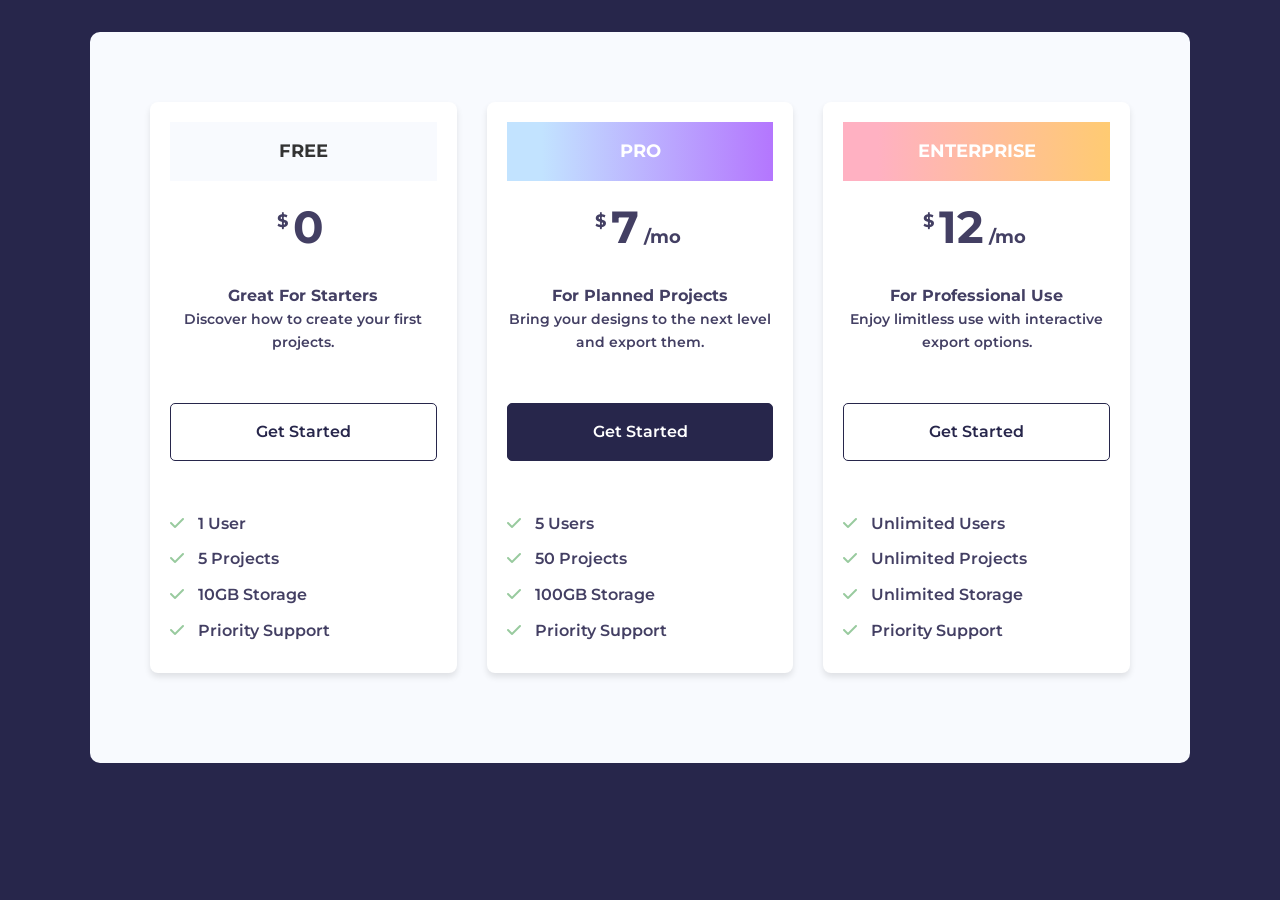
<file: 02-pricing-grid-project/index.html>
<!DOCTYPE html>
<html lang="en">
  <head>
    <meta charset="UTF-8" />
    <meta name="viewport" content="width=device-width, initial-scale=1.0" />
    <link rel="preconnect" href="https://fonts.googleapis.com" />
    <link rel="preconnect" href="https://fonts.gstatic.com" crossorigin />
    <link
      href="https://fonts.googleapis.com/css2?family=Montserrat:ital,wght@0,100..900;1,100..900&display=swap"
      rel="stylesheet"
    />
    <link
      rel="stylesheet"
      href="https://cdnjs.cloudflare.com/ajax/libs/font-awesome/6.5.2/css/all.min.css"
      integrity="sha512-SnH5WK+bZxgPHs44uWIX+LLJAJ9/2PkPKZ5QiAj6Ta86w+fsb2TkcmfRyVX3pBnMFcV7oQPJkl9QevSCWr3W6A=="
      crossorigin="anonymous"
      referrerpolicy="no-referrer"
    />
    <link rel="stylesheet" href="styles.css" />
    <title>Pricing</title>
  </head>
  <body>
    <div class="container">
      <div class="pricing">
        <div class="card card-free">
          <h2>Free</h2>
          <p class="price"><sup>$</sup>0</p>
          <p class="price-info"><strong>Great For Starters</strong></p>
          <p class="main-text">Discover how to create your first projects.</p>
          <a href="#" class="btn">Get Started</a>
          <ul>
            <li><i class="fas fa-check"></i> 1 User</li>
            <li><i class="fas fa-check"></i> 5 Projects</li>
            <li><i class="fas fa-check"></i> 10GB Storage</li>
            <li><i class="fas fa-check"></i> Priority Support</li>
          </ul>
        </div>
        <div class="card card-pro">
          <h2>Pro</h2>
          <p class="price"><sup>$</sup>7<span>/mo</span></p>
          <p class="price-info"><strong>For Planned Projects</strong></p>
          <p class="main-text">
            Bring your designs to the next level and export them.
          </p>
          <a href="#" class="btn btn-primary">Get Started</a>
          <ul>
            <li><i class="fas fa-check"></i> 5 Users</li>
            <li><i class="fas fa-check"></i> 50 Projects</li>
            <li><i class="fas fa-check"></i> 100GB Storage</li>
            <li><i class="fas fa-check"></i> Priority Support</li>
          </ul>
        </div>
        <div class="card card-enterprise">
          <h2>Enterprise</h2>
          <p class="price"><sup>$</sup>12<span>/mo</span></p>
          <p class="price-info"><strong>For Professional Use</strong></p>
          <p class="main-text">
            Enjoy limitless use with interactive export options.
          </p>
          <a href="#" class="btn">Get Started</a>
          <ul>
            <li><i class="fas fa-check"></i> Unlimited Users</li>
            <li><i class="fas fa-check"></i> Unlimited Projects</li>
            <li><i class="fas fa-check"></i> Unlimited Storage</li>
            <li><i class="fas fa-check"></i> Priority Support</li>
          </ul>
        </div>
      </div>
    </div>
  </body>
</html>
</file>
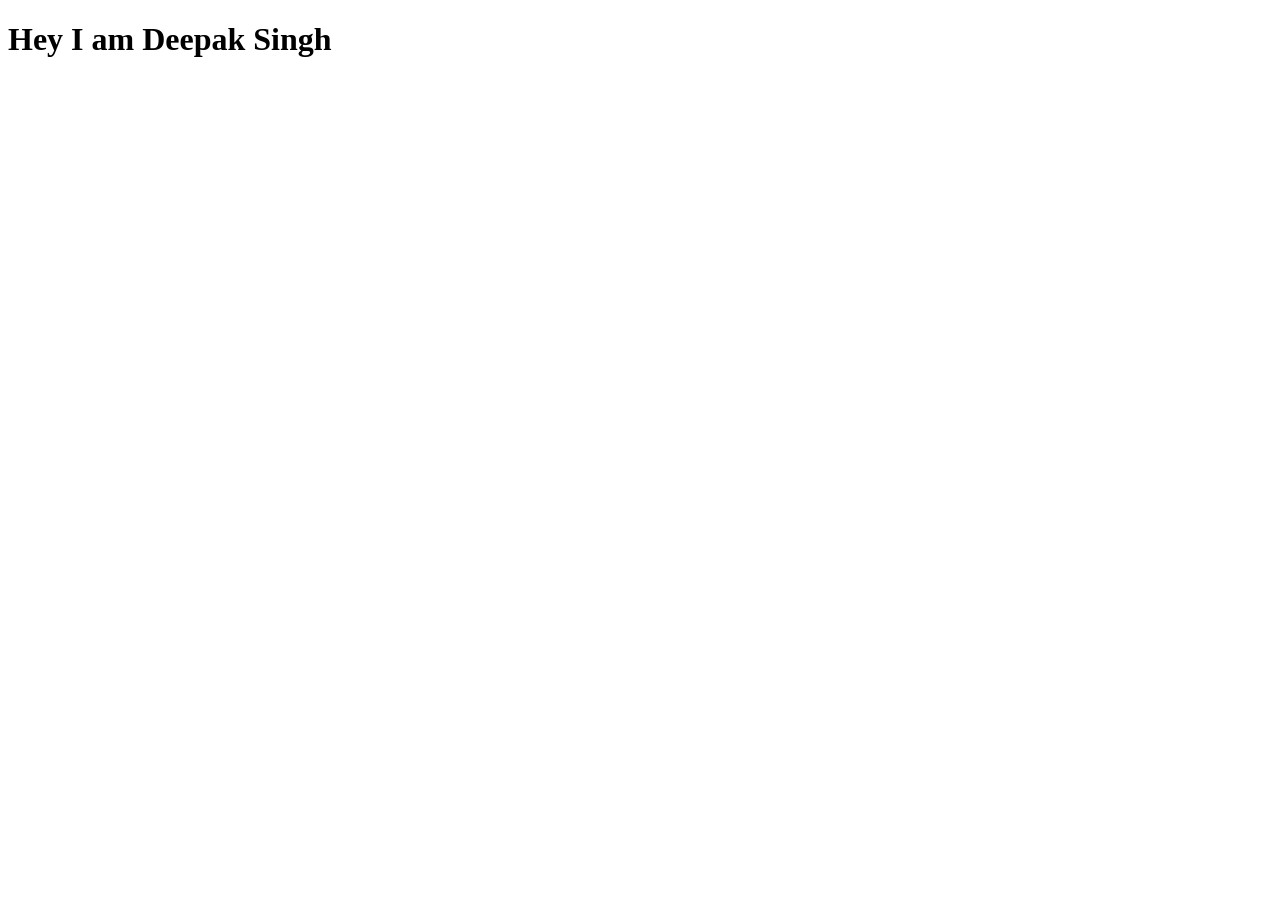
<file: Day-02-Repo/index.html>
<!DOCTYPE html>
<html lang="en">
<head>
    <meta charset="UTF-8">
    <meta name="viewport" content="width=device-width, initial-scale=1.0">
    <title>Document</title>
</head>
<body>
    <h1>Hey I am Deepak Singh </h1>
</body>
</html>
</file>
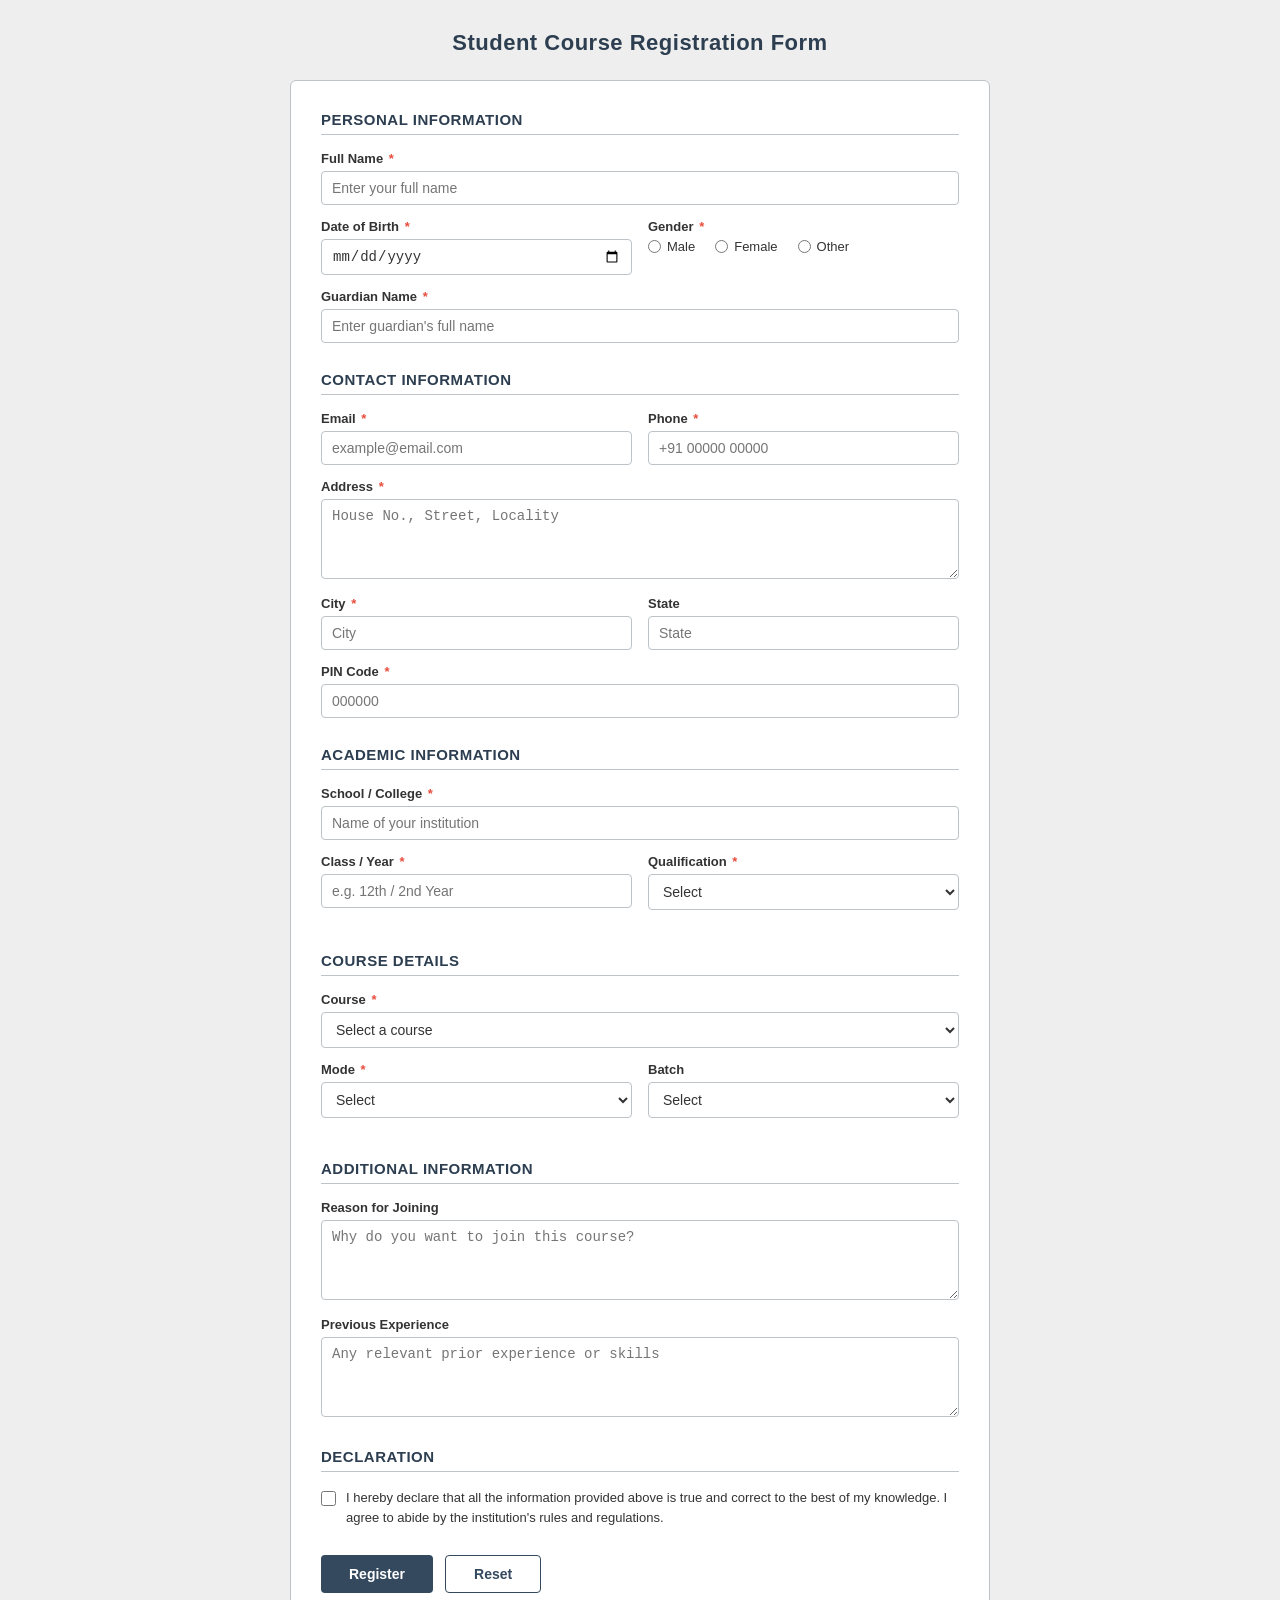
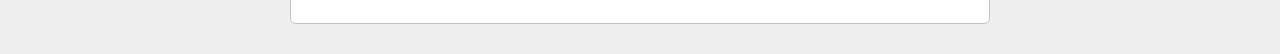
<file: form/index.html>
<!DOCTYPE html>
<html lang="en">
<head>
    <meta charset="UTF-8">
    <meta name="viewport" content="width=device-width, initial-scale=1.0">
    <title>Student Course Registration Form</title>
    <style>
        * {
            box-sizing: border-box;
            margin: 0;
            padding: 0;
        }

        body {
            background-color: #EEEEEE;
            font-family: Arial, sans-serif;
            font-size: 14px;
            color: #333333;
            padding: 30px 16px;
        }

        .wrapper {
            max-width: 700px;
            margin: 0 auto;
        }

        h1 {
            text-align: center;
            color: #2C3E50;
            font-size: 22px;
            margin-bottom: 24px;
            letter-spacing: 0.5px;
        }

        .form-card {
            background-color: #FFFFFF;
            border: 1px solid #BDC3C7;
            border-radius: 6px;
            padding: 30px;
        }

        /* Section */
        .section {
            margin-bottom: 28px;
        }

        .section h2 {
            color: #2C3E50;
            font-size: 15px;
            font-weight: bold;
            margin-bottom: 6px;
            text-transform: uppercase;
            letter-spacing: 0.5px;
        }

        .section hr {
            border: none;
            border-top: 1px solid #BDC3C7;
            margin-bottom: 16px;
        }

        /* Field row */
        .field {
            margin-bottom: 14px;
        }

        .field label {
            display: block;
            margin-bottom: 5px;
            color: #333333;
            font-weight: bold;
            font-size: 13px;
        }

        .field label .req {
            color: #e74c3c;
            margin-left: 2px;
        }

        .field input[type="text"],
        .field input[type="email"],
        .field input[type="tel"],
        .field input[type="date"],
        .field input[type="number"],
        .field select,
        .field textarea {
            width: 100%;
            padding: 8px 10px;
            border: 1px solid #BDC3C7;
            border-radius: 4px;
            font-size: 14px;
            color: #333333;
            background-color: #FFFFFF;
            outline: none;
        }

        .field input:focus,
        .field select:focus,
        .field textarea:focus {
            border-color: #34495E;
        }

        .field textarea {
            resize: vertical;
            min-height: 80px;
        }

        /* Two columns */
        .row-2 {
            display: flex;
            gap: 16px;
        }

        .row-2 .field {
            flex: 1;
        }

        /* Radio group */
        .radio-group {
            display: flex;
            gap: 20px;
            margin-top: 2px;
        }

        .radio-group label {
            display: flex;
            align-items: center;
            gap: 6px;
            font-weight: normal;
            cursor: pointer;
        }

        /* Declaration */
        .declaration-field {
            display: flex;
            align-items: flex-start;
            gap: 10px;
            margin-bottom: 24px;
        }

        .declaration-field input[type="checkbox"] {
            margin-top: 3px;
            width: 15px;
            height: 15px;
            cursor: pointer;
            flex-shrink: 0;
        }

        .declaration-field label {
            font-size: 13px;
            color: #333333;
            line-height: 1.5;
            cursor: pointer;
        }

        /* Buttons */
        .form-actions {
            display: flex;
            gap: 12px;
        }

        .btn-register {
            padding: 10px 28px;
            background-color: #34495E;
            color: #FFFFFF;
            border: none;
            border-radius: 4px;
            font-size: 14px;
            font-weight: bold;
            cursor: pointer;
        }

        .btn-register:hover {
            background-color: #2C3E50;
        }

        .btn-reset {
            padding: 10px 28px;
            background-color: #FFFFFF;
            color: #34495E;
            border: 1px solid #34495E;
            border-radius: 4px;
            font-size: 14px;
            font-weight: bold;
            cursor: pointer;
        }

        .btn-reset:hover {
            background-color: #EEEEEE;
        }

        /* Responsive */
        @media (max-width: 520px) {
            .row-2 {
                flex-direction: column;
                gap: 0;
            }

            .form-card {
                padding: 20px 16px;
            }
        }
    </style>
</head>
<body>

<div class="wrapper">

    <h1>Student Course Registration Form</h1>

    <div class="form-card">
        <form action="#" method="post">

            <!-- 1. Personal Information -->
            <div class="section">
                <h2>Personal Information</h2>
                <hr>

                <div class="field">
                    <label for="fullName">Full Name <span class="req">*</span></label>
                    <input type="text" id="fullName" name="fullName" placeholder="Enter your full name" required>
                </div>

                <div class="row-2">
                    <div class="field">
                        <label for="dob">Date of Birth <span class="req">*</span></label>
                        <input type="date" id="dob" name="dob" required>
                    </div>
                    <div class="field">
                        <label>Gender <span class="req">*</span></label>
                        <div class="radio-group">
                            <label>
                                <input type="radio" name="gender" value="male" required> Male
                            </label>
                            <label>
                                <input type="radio" name="gender" value="female"> Female
                            </label>
                            <label>
                                <input type="radio" name="gender" value="other"> Other
                            </label>
                        </div>
                    </div>
                </div>

                <div class="field">
                    <label for="guardianName">Guardian Name <span class="req">*</span></label>
                    <input type="text" id="guardianName" name="guardianName" placeholder="Enter guardian's full name" required>
                </div>
            </div>

            <!-- 2. Contact Information -->
            <div class="section">
                <h2>Contact Information</h2>
                <hr>

                <div class="row-2">
                    <div class="field">
                        <label for="email">Email <span class="req">*</span></label>
                        <input type="email" id="email" name="email" placeholder="example@email.com" required>
                    </div>
                    <div class="field">
                        <label for="phone">Phone <span class="req">*</span></label>
                        <input type="tel" id="phone" name="phone" placeholder="+91 00000 00000" required>
                    </div>
                </div>

                <div class="field">
                    <label for="address">Address <span class="req">*</span></label>
                    <textarea id="address" name="address" placeholder="House No., Street, Locality" required></textarea>
                </div>

                <div class="row-2">
                    <div class="field">
                        <label for="city">City <span class="req">*</span></label>
                        <input type="text" id="city" name="city" placeholder="City" required>
                    </div>
                    <div class="field">
                        <label for="state">State</label>
                        <input type="text" id="state" name="state" placeholder="State">
                    </div>
                </div>

                <div class="field">
                    <label for="pin">PIN Code <span class="req">*</span></label>
                    <input type="number" id="pin" name="pin" placeholder="000000" maxlength="6" required>
                </div>
            </div>

            <!-- 3. Academic Information -->
            <div class="section">
                <h2>Academic Information</h2>
                <hr>

                <div class="field">
                    <label for="school">School / College <span class="req">*</span></label>
                    <input type="text" id="school" name="school" placeholder="Name of your institution" required>
                </div>

                <div class="row-2">
                    <div class="field">
                        <label for="classYear">Class / Year <span class="req">*</span></label>
                        <input type="text" id="classYear" name="classYear" placeholder="e.g. 12th / 2nd Year" required>
                    </div>
                    <div class="field">
                        <label for="qualification">Qualification <span class="req">*</span></label>
                        <select id="qualification" name="qualification" required>
                            <option value="" disabled selected>Select</option>
                            <option value="10th">10th</option>
                            <option value="12th">12th</option>
                            <option value="diploma">Diploma</option>
                            <option value="bachelors">Bachelor's</option>
                            <option value="masters">Master's</option>
                            <option value="other">Other</option>
                        </select>
                    </div>
                </div>
            </div>

            <!-- 4. Course Details -->
            <div class="section">
                <h2>Course Details</h2>
                <hr>

                <div class="field">
                    <label for="course">Course <span class="req">*</span></label>
                    <select id="course" name="course" required>
                        <option value="" disabled selected>Select a course</option>
                        <option value="webdev">Web Development</option>
                        <option value="python">Python Programming</option>
                        <option value="dataScience">Data Science</option>
                        <option value="ai_ml">AI & Machine Learning</option>
                        <option value="graphic">Graphic Design</option>
                        <option value="digital">Digital Marketing</option>
                        <option value="other">Other</option>
                    </select>
                </div>

                <div class="row-2">
                    <div class="field">
                        <label for="mode">Mode <span class="req">*</span></label>
                        <select id="mode" name="mode" required>
                            <option value="" disabled selected>Select</option>
                            <option value="online">Online</option>
                            <option value="offline">Offline</option>
                            <option value="hybrid">Hybrid</option>
                        </select>
                    </div>
                    <div class="field">
                        <label for="batch">Batch</label>
                        <select id="batch" name="batch">
                            <option value="" disabled selected>Select</option>
                            <option value="morning">Morning (8AM–11AM)</option>
                            <option value="afternoon">Afternoon (12PM–3PM)</option>
                            <option value="evening">Evening (4PM–7PM)</option>
                        </select>
                    </div>
                </div>
            </div>

            <!-- 5. Additional Information -->
            <div class="section">
                <h2>Additional Information</h2>
                <hr>

                <div class="field">
                    <label for="reason">Reason for Joining</label>
                    <textarea id="reason" name="reason" placeholder="Why do you want to join this course?"></textarea>
                </div>

                <div class="field">
                    <label for="experience">Previous Experience</label>
                    <textarea id="experience" name="experience" placeholder="Any relevant prior experience or skills"></textarea>
                </div>
            </div>

            <!-- 6. Declaration -->
            <div class="section">
                <h2>Declaration</h2>
                <hr>

                <div class="declaration-field">
                    <input type="checkbox" id="declaration" name="declaration" required>
                    <label for="declaration">
                        I hereby declare that all the information provided above is true and correct to the best of my knowledge.
                        I agree to abide by the institution's rules and regulations.
                    </label>
                </div>
            </div>

            <!-- Buttons -->
            <div class="form-actions">
                <button type="submit" class="btn-register">Register</button>
                <button type="reset" class="btn-reset">Reset</button>
            </div>

        </form>
    </div>

</div>

</body>
</html>
</file>
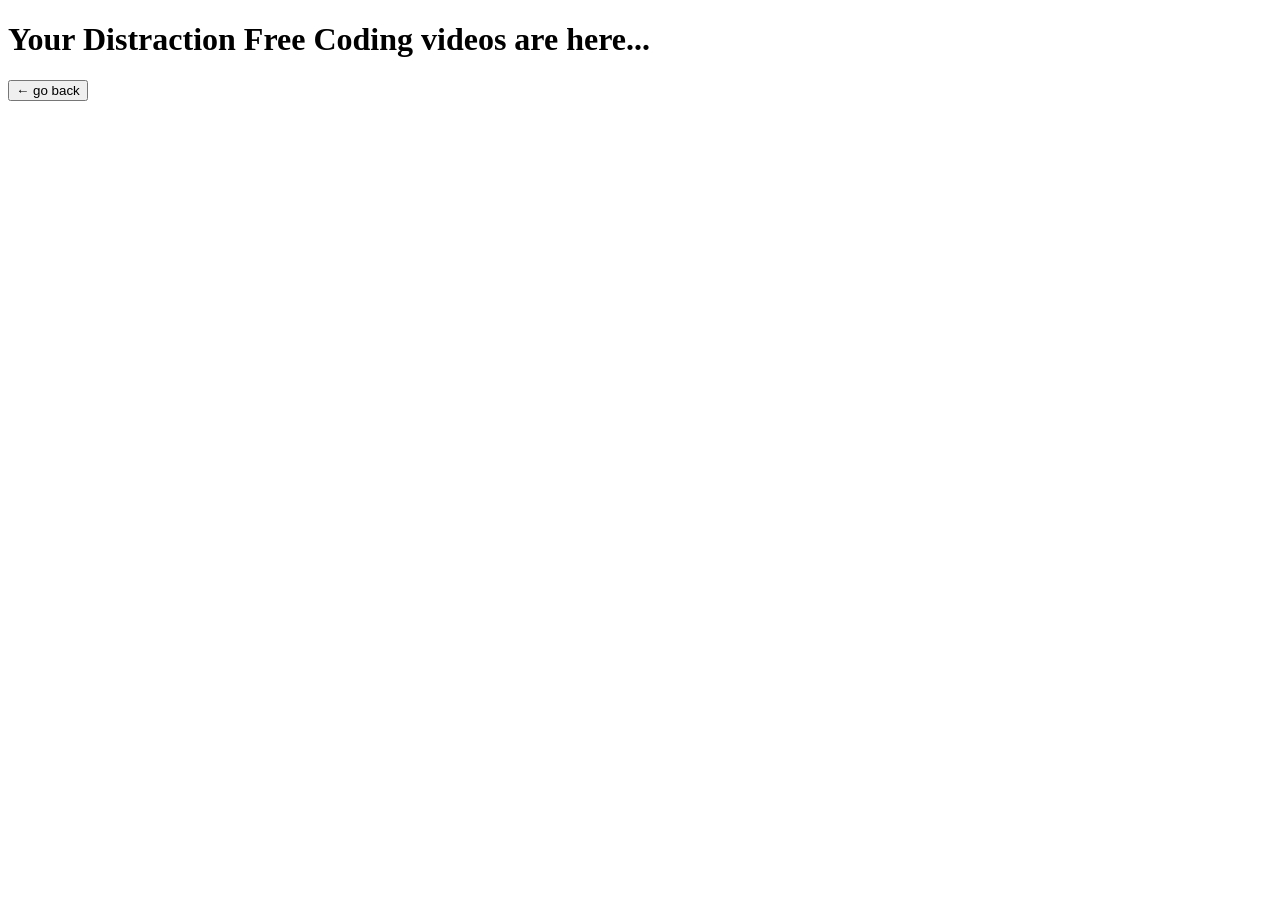
<file: distraction-free-youtube/coding.html>
<!doctype html>
<html lang="en">
  <head>
    <meta charset="UTF-8" />
    <meta name="viewport" content="width=device-width, initial-scale=1.0" />
    <title>Coding tutorials</title>
  </head>
  <body>
    <h1>Your Distraction Free Coding videos are here...</h1>
    <div><a href="index.html"><button>&larr; go back</button></a></div> 
    <iframe
      width="560"
      height="315"
      src="https://www.youtube.com/embed/0HyIda5eub8?si=iURn_ROzlheAkvto"
      title="YouTube video player"
      frameborder="0"
      allow="
        accelerometer;
        autoplay;
        clipboard-write;
        encrypted-media;
        gyroscope;
        picture-in-picture;
        web-share;
      "
      referrerpolicy="strict-origin-when-cross-origin"
      allowfullscreen
    ></iframe>
    <iframe
      width="560"
      height="315"
      src="https://www.youtube.com/embed/uV13Myyoee0?si=uPKzSt3y9xOGtTR9"
      title="YouTube video player"
      frameborder="0"
      allow="
        accelerometer;
        autoplay;
        clipboard-write;
        encrypted-media;
        gyroscope;
        picture-in-picture;
        web-share;
      "
      referrerpolicy="strict-origin-when-cross-origin"
      allowfullscreen
    ></iframe>
    <iframe
      width="560"
      height="315"
      src="https://www.youtube.com/embed/aZb0iu4uGwA?si=k63HBE8PTU-AzIHy"
      title="YouTube video player"
      frameborder="0"
      allow="
        accelerometer;
        autoplay;
        clipboard-write;
        encrypted-media;
        gyroscope;
        picture-in-picture;
        web-share;
      "
      referrerpolicy="strict-origin-when-cross-origin"
      allowfullscreen
    ></iframe>
    <iframe
      width="560"
      height="315"
      src="https://www.youtube.com/embed/YBB3GbluHjA?si=bZZREObnEpWdIcER"
      title="YouTube video player"
      frameborder="0"
      allow="
        accelerometer;
        autoplay;
        clipboard-write;
        encrypted-media;
        gyroscope;
        picture-in-picture;
        web-share;
      "
      referrerpolicy="strict-origin-when-cross-origin"
      allowfullscreen
    ></iframe>
  </body>
</html>
</file>
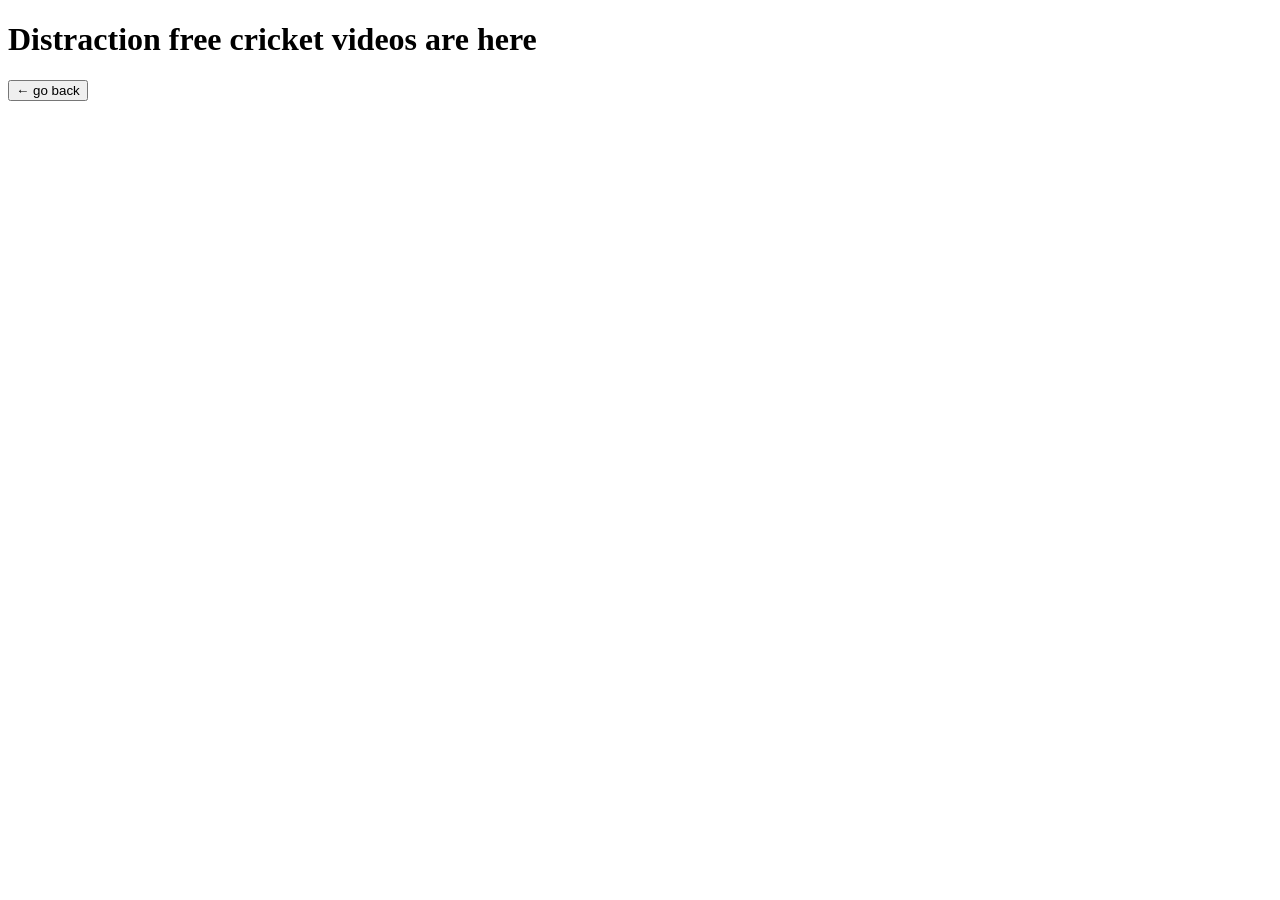
<file: distraction-free-youtube/cricket.html>
<!doctype html>
<html lang="en">
  <head>
    <meta charset="UTF-8" />
    <meta name="viewport" content="width=device-width, initial-scale=1.0" />
    <title>Cricket Videos</title>
  </head>
  <body>
    <h1>Distraction free cricket videos are here</h1>
    <div><a href="index.html"><button>&larr; go back</button></a></div> 
    <iframe
      width="560"
      height="315"
      src="https://www.youtube.com/embed/MAm0RLQpYas?si=w3Vky912jKO-EA8J"
      title="YouTube video player"
      frameborder="0"
      allow="
        accelerometer;
        autoplay;
        clipboard-write;
        encrypted-media;
        gyroscope;
        picture-in-picture;
        web-share;
      "
      referrerpolicy="strict-origin-when-cross-origin"
      allowfullscreen
    ></iframe>
    <iframe
      width="560"
      height="315"
      src="https://www.youtube.com/embed/RDCeVuNi-QA?si=T-wOcmxnpsY5WGLE"
      title="YouTube video player"
      frameborder="0"
      allow="
        accelerometer;
        autoplay;
        clipboard-write;
        encrypted-media;
        gyroscope;
        picture-in-picture;
        web-share;
      "
      referrerpolicy="strict-origin-when-cross-origin"
      allowfullscreen
    ></iframe>
    <iframe
      width="560"
      height="315"
      src="https://www.youtube.com/embed/WQdqgrWvy6g?si=sYAY-ukKGsmotxPt"
      title="YouTube video player"
      frameborder="0"
      allow="
        accelerometer;
        autoplay;
        clipboard-write;
        encrypted-media;
        gyroscope;
        picture-in-picture;
        web-share;
      "
      referrerpolicy="strict-origin-when-cross-origin"
      allowfullscreen
    ></iframe>
    <iframe
      width="560"
      height="315"
      src="https://www.youtube.com/embed/PImGfI5yaVY?si=nprtbv6LsO8O8bQ6"
      title="YouTube video player"
      frameborder="0"
      allow="
        accelerometer;
        autoplay;
        clipboard-write;
        encrypted-media;
        gyroscope;
        picture-in-picture;
        web-share;
      "
      referrerpolicy="strict-origin-when-cross-origin"
      allowfullscreen
    ></iframe>
  </body>
</html>
</file>
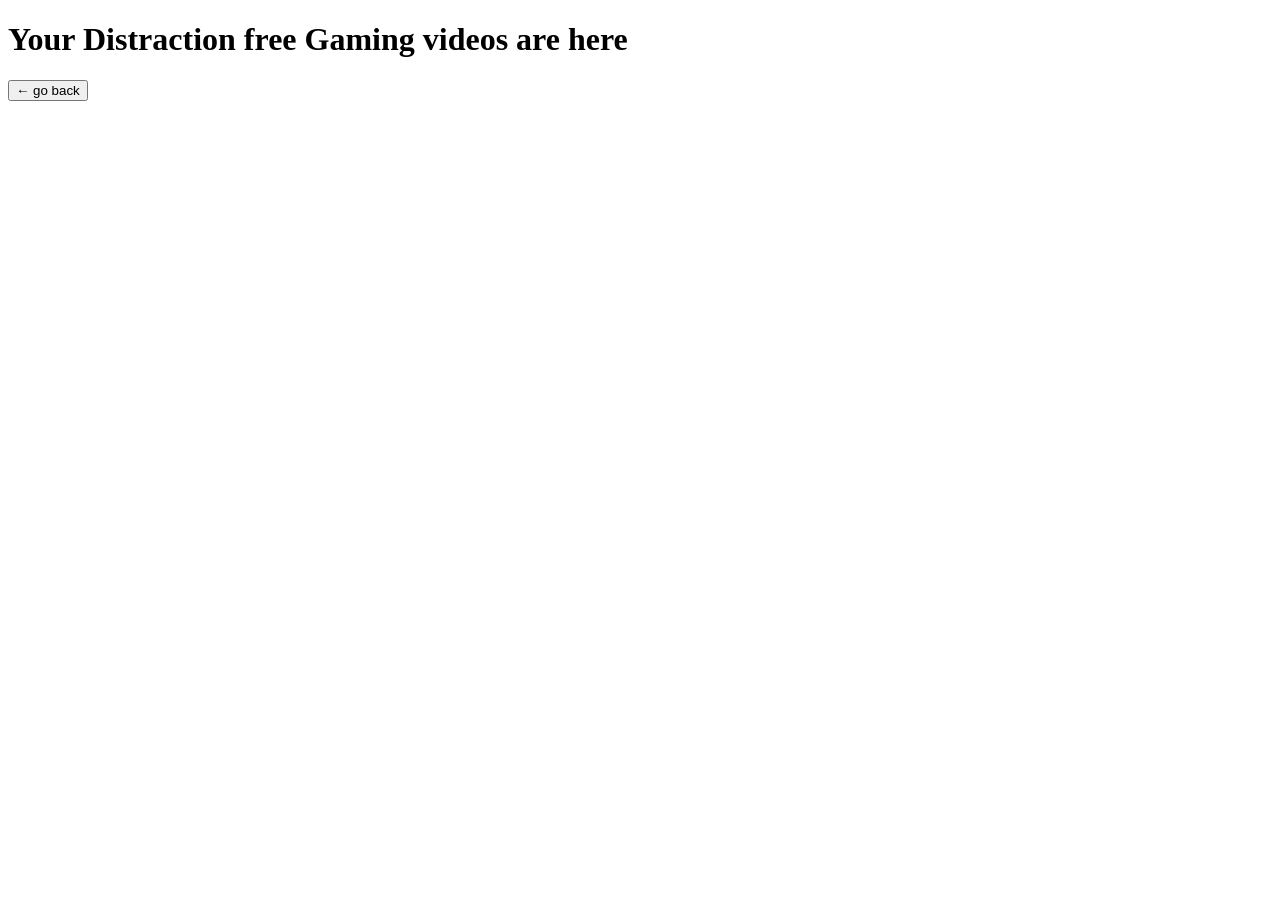
<file: distraction-free-youtube/gaming.html>
<!doctype html>
<html lang="en">
  <head>
    <meta charset="UTF-8" />
    <meta name="viewport" content="width=device-width, initial-scale=1.0" />
    <title>Gaming Videos</title>
  </head>
  <body>
    <h1>Your Distraction free Gaming videos are here</h1>
   <div><a href="index.html"><button>&larr; go back</button></a></div> 
    <iframe
      width="560"
      height="315"
      src="https://www.youtube.com/embed/31YzGkSQjhQ?si=K7i2cqfMNEPtUAZf"
      title="YouTube video player"
      frameborder="0"
      allow="
        accelerometer;
        autoplay;
        clipboard-write;
        encrypted-media;
        gyroscope;
        picture-in-picture;
        web-share;
      "
      referrerpolicy="strict-origin-when-cross-origin"
      allowfullscreen
    ></iframe>
    <iframe
      width="560"
      height="315"
      src="https://www.youtube.com/embed/BHsuHdkx-Rg?si=457K1t3KoXkv5oys"
      title="YouTube video player"
      frameborder="0"
      allow="
        accelerometer;
        autoplay;
        clipboard-write;
        encrypted-media;
        gyroscope;
        picture-in-picture;
        web-share;
      "
      referrerpolicy="strict-origin-when-cross-origin"
      allowfullscreen
    ></iframe>
    <iframe
      width="560"
      height="315"
      src="https://www.youtube.com/embed/7NLLr78staE?si=R6lnRNBRPkObKkD9"
      title="YouTube video player"
      frameborder="0"
      allow="
        accelerometer;
        autoplay;
        clipboard-write;
        encrypted-media;
        gyroscope;
        picture-in-picture;
        web-share;
      "
      referrerpolicy="strict-origin-when-cross-origin"
      allowfullscreen
    ></iframe>
    <iframe
      width="560"
      height="315"
      src="https://www.youtube.com/embed/kJ3H2nVVuMw?si=EvvJ9YbxWN1MPyxx"
      title="YouTube video player"
      frameborder="0"
      allow="
        accelerometer;
        autoplay;
        clipboard-write;
        encrypted-media;
        gyroscope;
        picture-in-picture;
        web-share;
      "
      referrerpolicy="strict-origin-when-cross-origin"
      allowfullscreen
    ></iframe>
  </body>
</html>
</file>
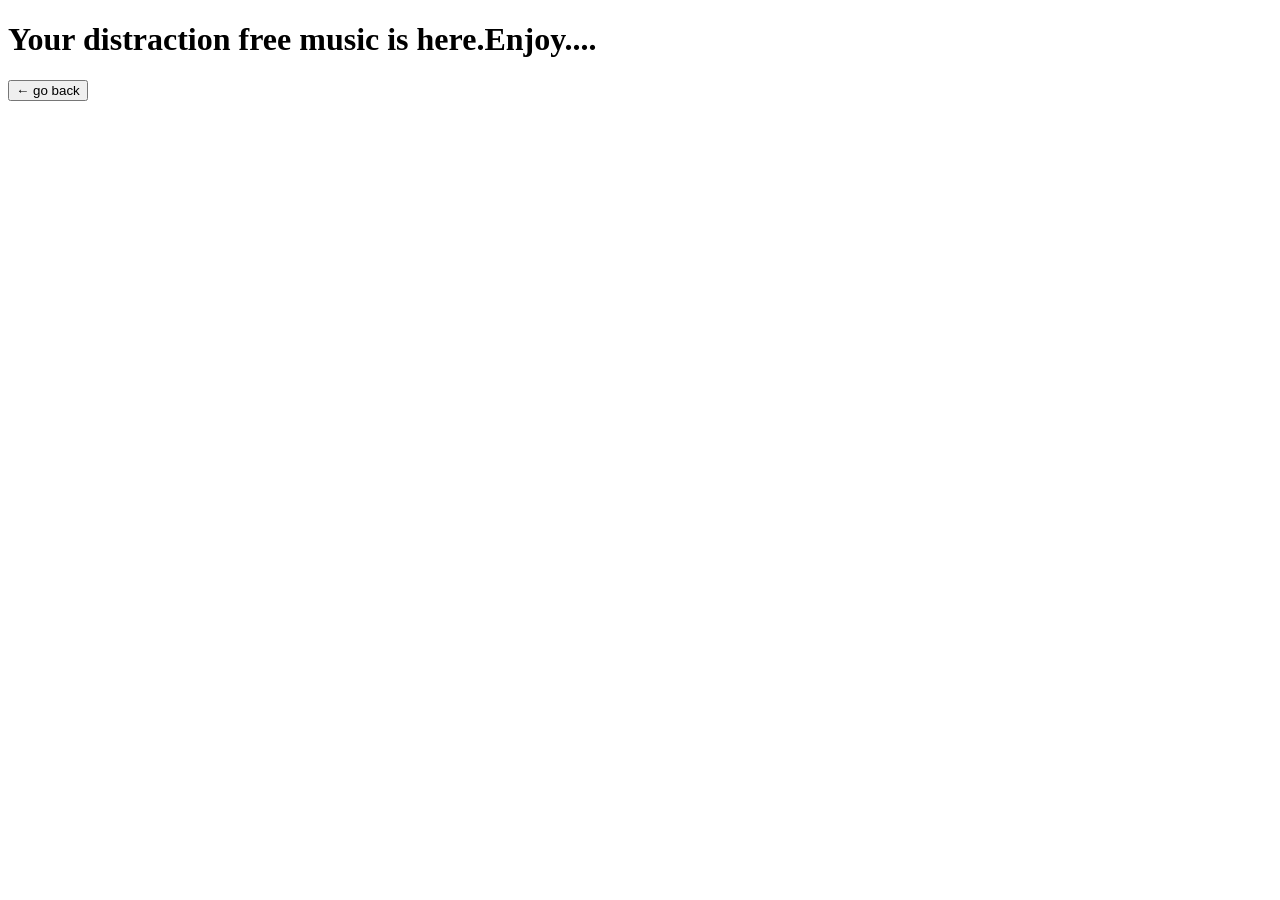
<file: distraction-free-youtube/music.html>
<!doctype html>
<html lang="en">
  <head>
    <meta charset="UTF-8" />
    <meta name="viewport" content="width=device-width, initial-scale=1.0" />
    <title>Your distraction free music is here</title>
  </head>
  <body>
    <h1>Your distraction free music is here.Enjoy....</h1>
    <div><a href="index.html"><button>&larr; go back</button></a></div> 
    <iframe
      width="560"
      height="315"
      src="https://www.youtube.com/embed/F2m4HPLvj-4?si=BAKcGNzBfOZZF89B"
      title="YouTube video player"
      frameborder="0"
      allow="
        accelerometer;
        autoplay;
        clipboard-write;
        encrypted-media;
        gyroscope;
        picture-in-picture;
        web-share;
      "
      referrerpolicy="strict-origin-when-cross-origin"
      allowfullscreen
    ></iframe>
    <iframe
      width="560"
      height="315"
      src="https://www.youtube.com/embed/pRpeEdMmmQ0?si=Hh-FZbafWHe9PTwa"
      title="YouTube video player"
      frameborder="0"
      allow="
        accelerometer;
        autoplay;
        clipboard-write;
        encrypted-media;
        gyroscope;
        picture-in-picture;
        web-share;
      "
      referrerpolicy="strict-origin-when-cross-origin"
      allowfullscreen
    ></iframe>
    <iframe
      width="560"
      height="315"
      src="https://www.youtube.com/embed/kPa7bsKwL-c?si=O468o0P1Lft2Izx3"
      title="YouTube video player"
      frameborder="0"
      allow="
        accelerometer;
        autoplay;
        clipboard-write;
        encrypted-media;
        gyroscope;
        picture-in-picture;
        web-share;
      "
      referrerpolicy="strict-origin-when-cross-origin"
      allowfullscreen
    ></iframe>
    <iframe
      width="560"
      height="315"
      src="https://www.youtube.com/embed/GX9x62kFsVU?si=grQ2DJNZ1GpqKmON"
      title="YouTube video player"
      frameborder="0"
      allow="
        accelerometer;
        autoplay;
        clipboard-write;
        encrypted-media;
        gyroscope;
        picture-in-picture;
        web-share;
      "
      referrerpolicy="strict-origin-when-cross-origin"
      allowfullscreen
    ></iframe>
  </body>
</html>
</file>
<file: 02-pricing-grid-project/styles.css>
* {
  margin: 0;
  padding: 0;
  box-sizing: border-box;
}

body {
  font-family: 'Montserrat', sans-serif;
  font-weight: 600;
  line-height: 1.6;
  background-color: #27264b;
  color: #433f63;
}

a {
  text-decoration: none;
  color: #007bff;
}

ul {
  list-style: none;
}

li {
  margin-bottom: 10px;
}

.container {
  max-width: 1100px;
  background-color: #f8fafe;
  border-radius: 10px;
  margin: 0 auto;
  margin-top: 32px;
  padding: 70px 60px;
  
}

.pricing {
  display: flex;
  justify-content: space-around;
  gap: 30px;
  flex-wrap: wrap;
  height: 90%;
}

/* Card */
.card {
  flex: 1;
  background-color: #fff;
  border-radius: 8px;
  padding: 20px;
  text-align: center;
  margin-bottom: 20px;
  box-shadow: 0 4px 6px rgba(0, 0, 0, 0.1);
}

.card h2 {
  font-size: 18px;
  text-transform: uppercase;
  margin-bottom: 10px;
  padding: 15px;
  color: #333;
  background: #f8fafe;
}

.card-pro h2 {
  background: linear-gradient(
    90deg,
    rgba(194, 227, 255, 1) 13%,
    rgba(180, 118, 254, 1) 100%
  );
  color: #fff;
}

.card-enterprise h2 {
  background: linear-gradient(
    90deg,
    rgba(255, 177, 194, 1) 13%,
    rgba(255, 203, 114, 1) 100%
  );
  color: #fff;
}

/* Price */
.card .price {
  font-size: 45px;
  font-weight: 700;
  margin-bottom: 20px;
}

.card .price sup {
  font-size: 18px;
  position: relative;
  left: -5px;
}

.card .price span {
  font-size: 18px;
  margin-left: 5px;
}

.card .main-text {
  font-size: 14px;
  margin-bottom: 50px;
}

/* Buttons */
.btn {
  display: block;
  background-color: #fff;
  color: #27264b;
  border: 1px solid #27264b;
  border-radius: 5px;
  padding: 15px;
  width: 100%;
  cursor: pointer;
  font-size: 16px;
}

.btn-primary,
.btn:hover {
  background-color: #27264b;
  color: #fff;
}

.btn-primary:hover {
  background-color: #fff;
  color: #27264b;
}

/* List */
.card ul {
  text-align: left;
  margin-top: 50px;
}

.card ul li i {
  color: #98ca9e;
  margin-right: 10px;
}
</file>
